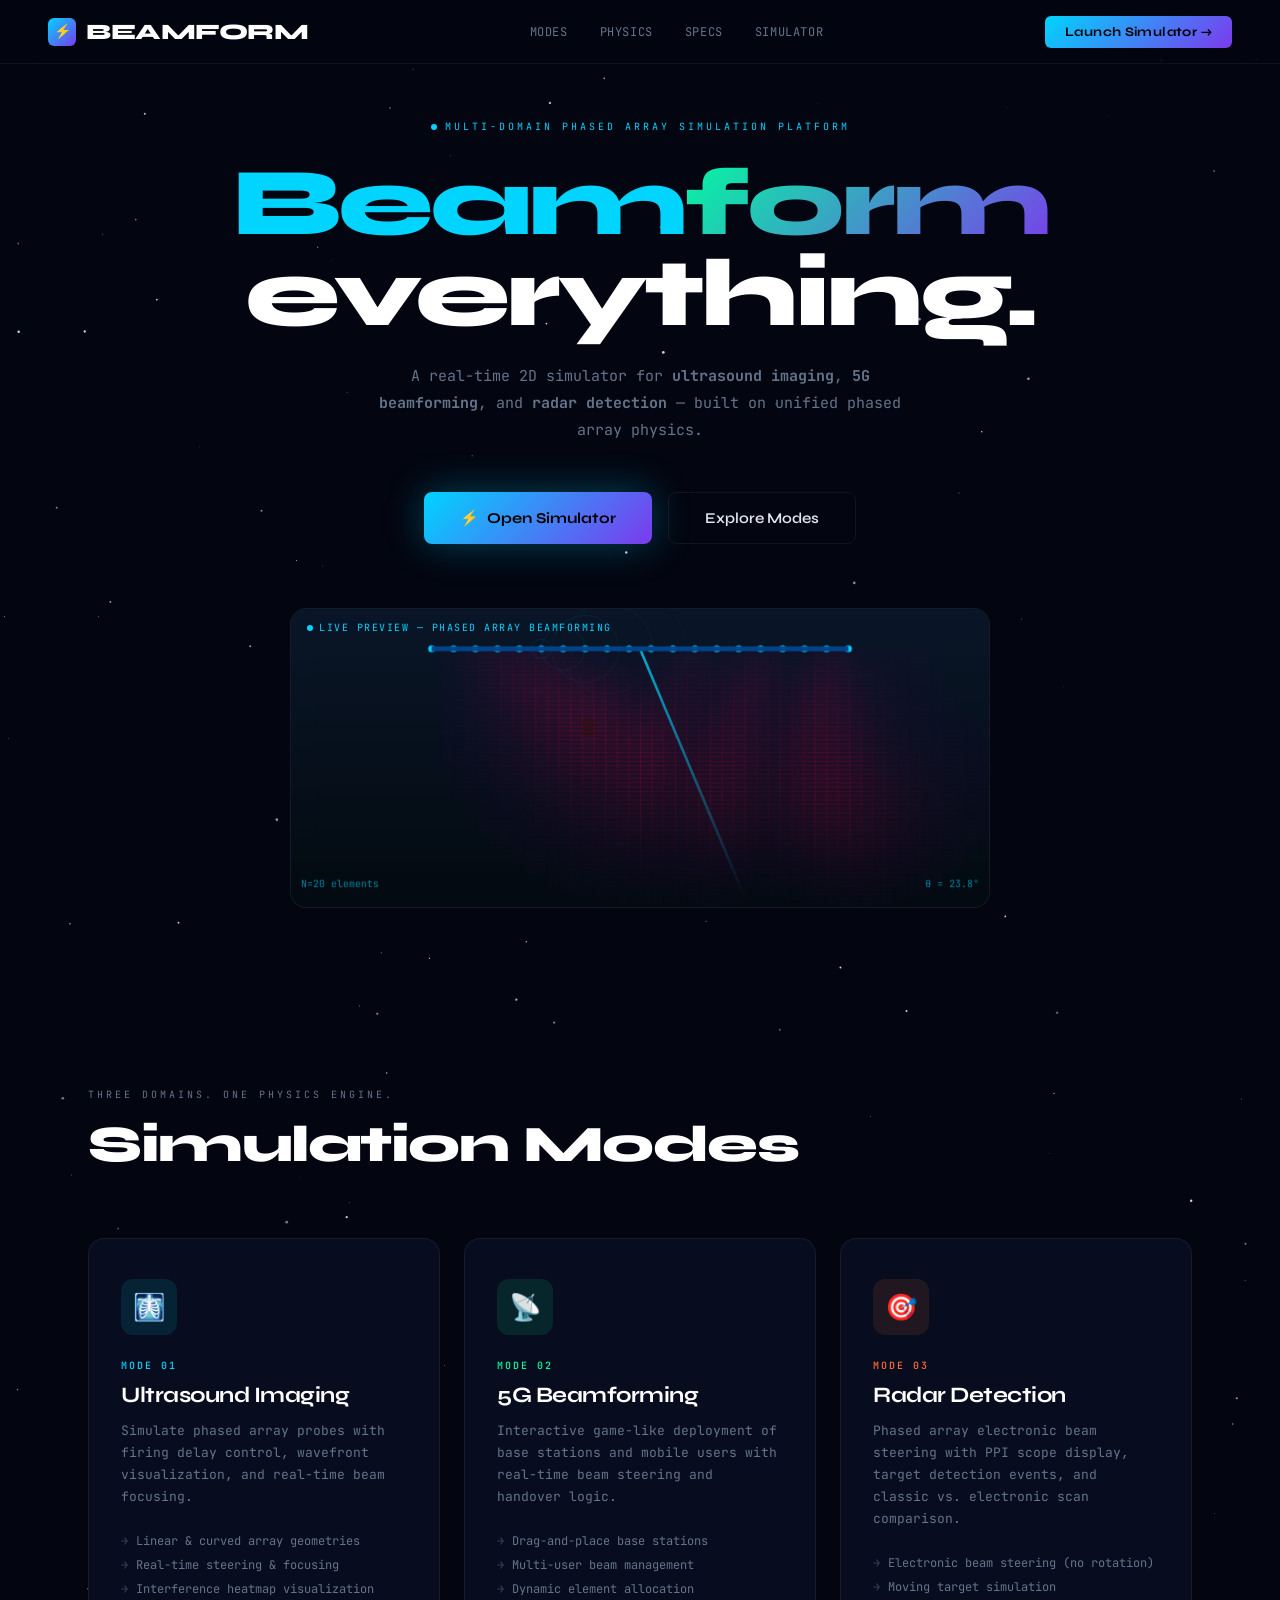
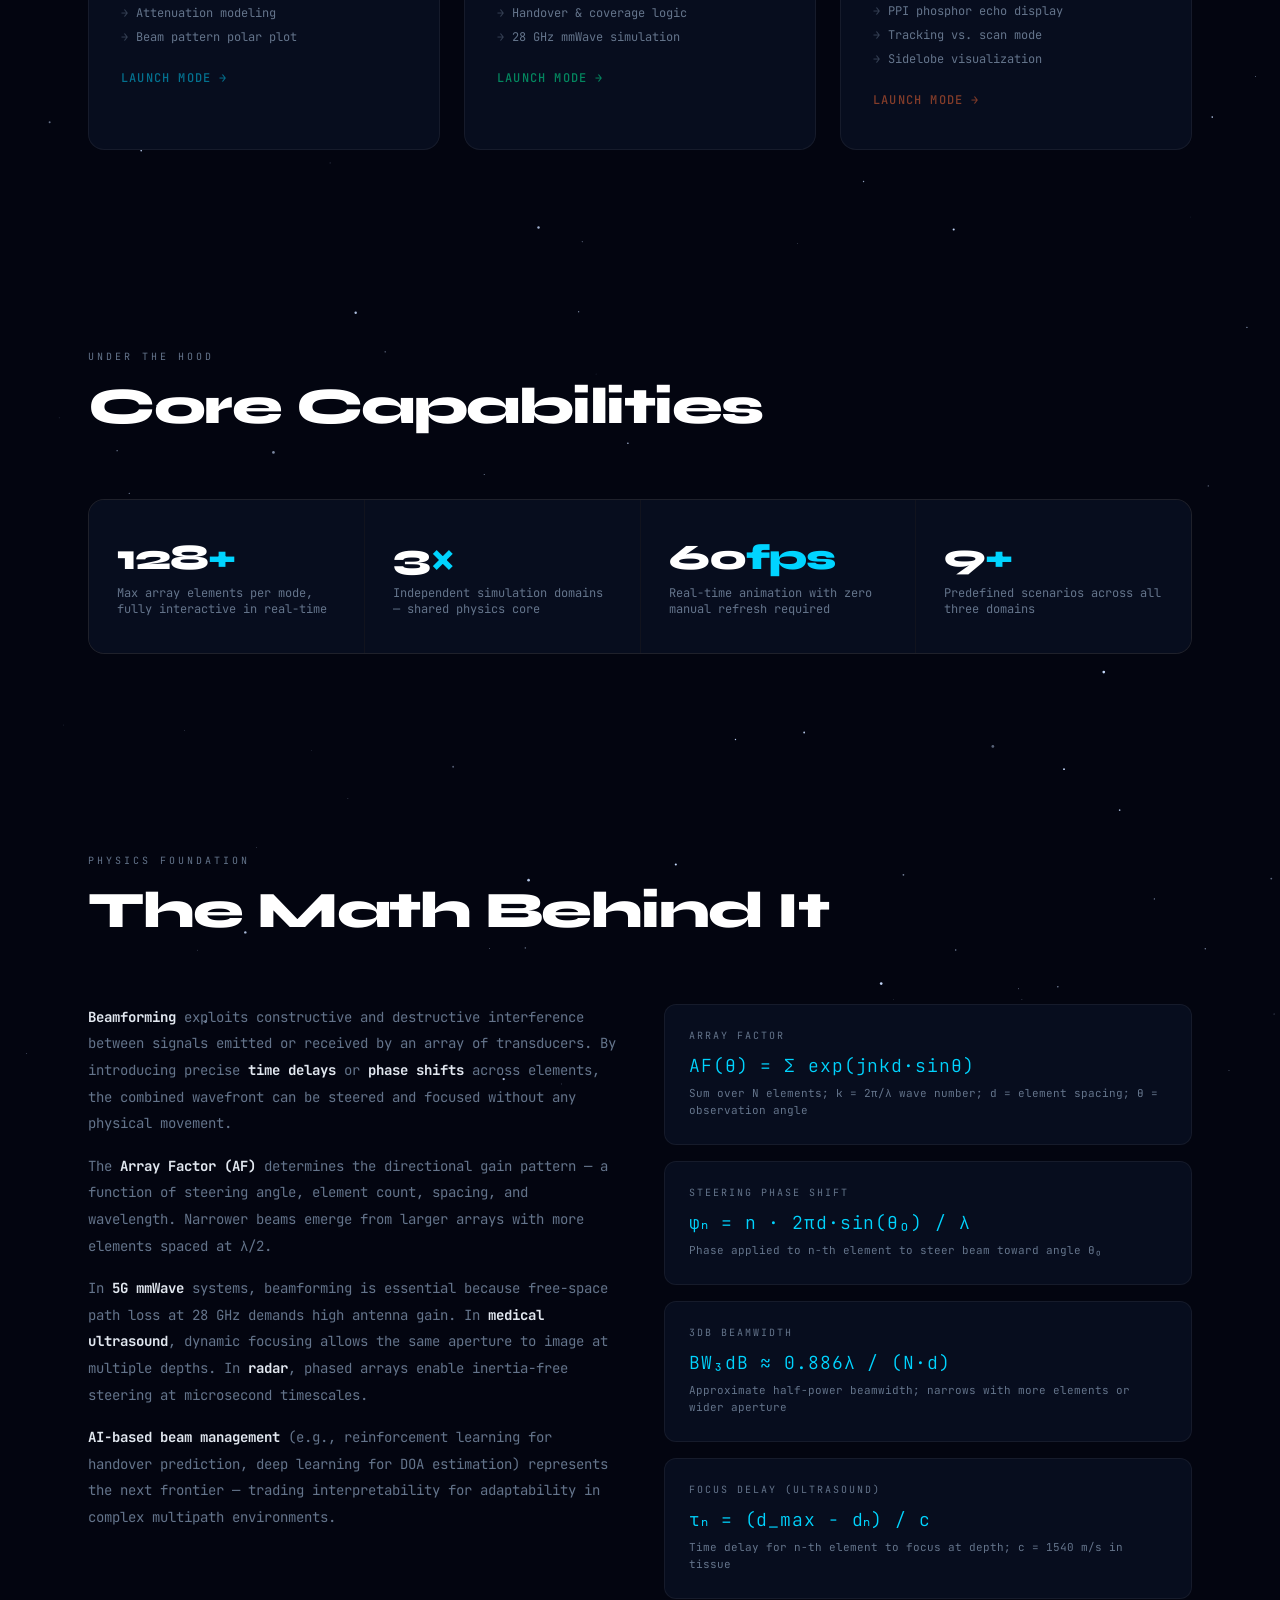
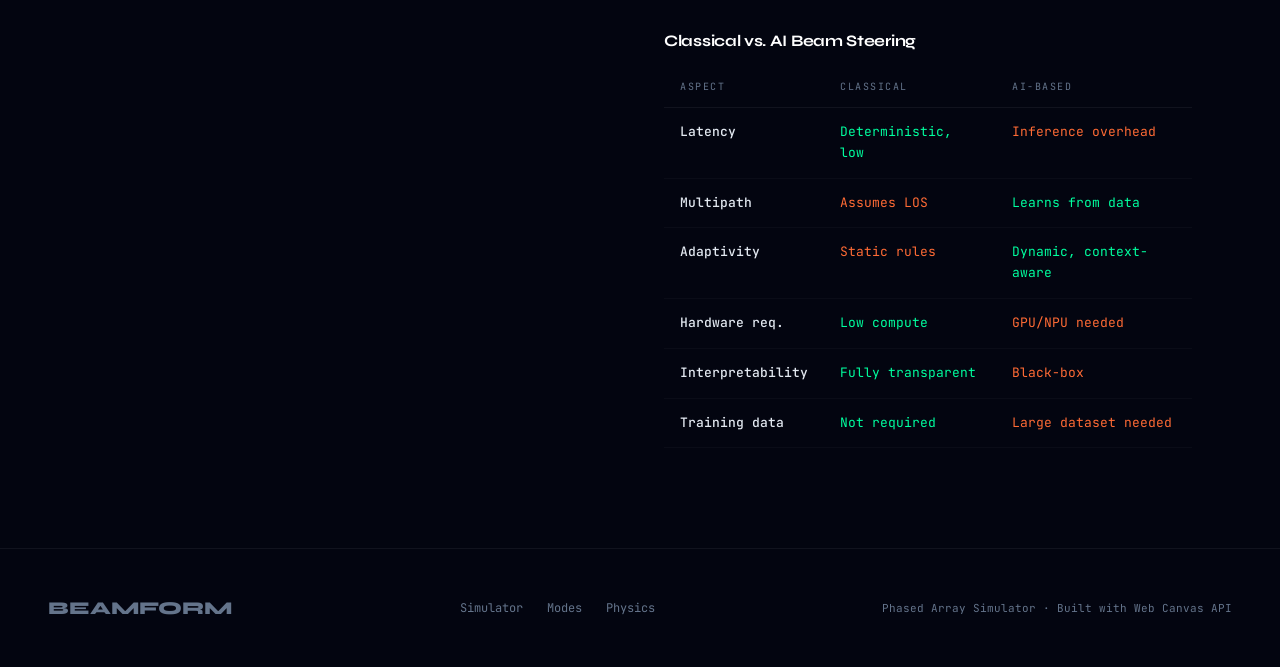
<file: frontend/index.html>
<!DOCTYPE html>
<html lang="en">
<head>
<meta charset="UTF-8">
<meta name="viewport" content="width=device-width, initial-scale=1.0">
<title>BEAMFORM — Multi-Domain Phased Array Simulator</title>
<link rel="preconnect" href="https://fonts.googleapis.com">
<link href="https://fonts.googleapis.com/css2?family=Syne:wght@400;600;700;800&family=JetBrains+Mono:wght@300;400;500&display=swap" rel="stylesheet">
<style>
  :root {
    --bg: #030510;
    --surface: #070d1e;
    --border: rgba(255,255,255,0.06);
    --us-color: #00d4ff;
    --fg-color: #00ff9f;
    --rd-color: #ff6b35;
    --accent: #7c3aed;
    --text: #e2e8f0;
    --muted: #64748b;
    --glow-us: 0 0 40px rgba(0,212,255,0.3);
    --glow-fg: 0 0 40px rgba(0,255,159,0.3);
    --glow-rd: 0 0 40px rgba(255,107,53,0.3);
  }

  *, *::before, *::after { margin: 0; padding: 0; box-sizing: border-box; }

  html { scroll-behavior: smooth; }

  body {
    font-family: 'JetBrains Mono', monospace;
    background: var(--bg);
    color: var(--text);
    overflow-x: hidden;
    min-height: 100vh;
  }

  /* ========== CANVAS STARFIELD ========== */
  #stars-canvas {
    position: fixed;
    inset: 0;
    z-index: 0;
    pointer-events: none;
  }

  /* ========== HEADER ========== */
  .site-header {
    position: fixed;
    top: 0; left: 0; right: 0;
    z-index: 100;
    padding: 0 48px;
    height: 64px;
    display: flex;
    align-items: center;
    justify-content: space-between;
    border-bottom: 1px solid var(--border);
    background: rgba(3,5,16,0.8);
    backdrop-filter: blur(20px);
  }

  .logo {
    font-family: 'Syne', sans-serif;
    font-weight: 800;
    font-size: 22px;
    letter-spacing: -0.5px;
    color: #fff;
    display: flex;
    align-items: center;
    gap: 10px;
  }

  .logo-badge {
    width: 28px; height: 28px;
    border-radius: 6px;
    background: linear-gradient(135deg, var(--us-color), var(--accent));
    display: flex; align-items: center; justify-content: center;
    font-size: 14px;
  }

  nav { display: flex; gap: 32px; }
  nav a {
    color: var(--muted);
    text-decoration: none;
    font-size: 12px;
    letter-spacing: 0.05em;
    text-transform: uppercase;
    transition: color 0.2s;
  }
  nav a:hover { color: #fff; }

  .header-cta {
    background: linear-gradient(135deg, var(--us-color), var(--accent));
    color: #000;
    font-family: 'Syne', sans-serif;
    font-weight: 700;
    font-size: 13px;
    padding: 8px 20px;
    border-radius: 6px;
    text-decoration: none;
    transition: opacity 0.2s, transform 0.15s;
    letter-spacing: 0.03em;
  }
  .header-cta:hover { opacity: 0.9; transform: translateY(-1px); }

  /* ========== HERO ========== */
  .hero {
    position: relative;
    z-index: 1;
    min-height: 100vh;
    display: flex;
    flex-direction: column;
    align-items: center;
    justify-content: center;
    text-align: center;
    padding: 120px 24px 80px;
  }

  .hero-eyebrow {
    font-size: 10px;
    letter-spacing: 0.3em;
    text-transform: uppercase;
    color: var(--us-color);
    margin-bottom: 24px;
    opacity: 0;
    animation: fadeUp 0.6s 0.2s forwards;
    display: flex;
    align-items: center;
    gap: 8px;
  }
  .eyebrow-dot { width: 6px; height: 6px; border-radius: 50%; background: var(--us-color); animation: pulse 1.5s infinite; }

  .hero-title {
    font-family: 'Syne', sans-serif;
    font-weight: 800;
    font-size: clamp(52px, 8vw, 96px);
    line-height: 0.95;
    letter-spacing: -3px;
    color: #fff;
    opacity: 0;
    animation: fadeUp 0.7s 0.3s forwards;
    max-width: 900px;
  }

  .hero-title .word-beam { color: var(--us-color); }
  .hero-title .word-form {
    background: linear-gradient(135deg, var(--fg-color), var(--accent));
    -webkit-background-clip: text;
    -webkit-text-fill-color: transparent;
    background-clip: text;
  }

  .hero-subtitle {
    font-size: 15px;
    color: var(--muted);
    max-width: 560px;
    line-height: 1.8;
    margin-top: 24px;
    opacity: 0;
    animation: fadeUp 0.7s 0.5s forwards;
  }

  .hero-cta-group {
    display: flex;
    gap: 16px;
    margin-top: 48px;
    opacity: 0;
    animation: fadeUp 0.7s 0.7s forwards;
  }

  .btn-primary {
    background: linear-gradient(135deg, var(--us-color), var(--accent));
    color: #000;
    font-family: 'Syne', sans-serif;
    font-weight: 700;
    font-size: 15px;
    padding: 16px 36px;
    border-radius: 8px;
    text-decoration: none;
    transition: all 0.2s;
    display: flex;
    align-items: center;
    gap: 8px;
    box-shadow: var(--glow-us);
  }
  .btn-primary:hover { transform: translateY(-2px); box-shadow: 0 0 60px rgba(0,212,255,0.5); }

  .btn-ghost {
    background: transparent;
    color: var(--text);
    font-family: 'Syne', sans-serif;
    font-weight: 600;
    font-size: 15px;
    padding: 16px 36px;
    border-radius: 8px;
    text-decoration: none;
    border: 1px solid var(--border);
    transition: all 0.2s;
  }
  .btn-ghost:hover { border-color: rgba(255,255,255,0.2); background: rgba(255,255,255,0.03); }

  /* ========== FLOATING HERO VISUAL ========== */
  .hero-visual {
    position: relative;
    width: 100%;
    max-width: 700px;
    margin-top: 64px;
    opacity: 0;
    animation: fadeUp 0.8s 0.9s forwards;
  }

  .hero-canvas-wrap {
    background: var(--surface);
    border: 1px solid var(--border);
    border-radius: 16px;
    overflow: hidden;
    height: 300px;
    position: relative;
  }

  #hero-canvas { width: 100%; height: 100%; display: block; }

  .canvas-label {
    position: absolute;
    top: 12px; left: 16px;
    font-size: 10px;
    letter-spacing: 0.15em;
    color: var(--us-color);
    text-transform: uppercase;
    display: flex;
    align-items: center;
    gap: 6px;
  }
  .canvas-label::before {
    content: '';
    width: 6px; height: 6px;
    border-radius: 50%;
    background: var(--us-color);
    animation: pulse 1s infinite;
  }

  /* ========== FEATURES ========== */
  .section {
    position: relative;
    z-index: 1;
    padding: 100px 48px;
    max-width: 1200px;
    margin: 0 auto;
  }

  .section-label {
    font-size: 10px;
    letter-spacing: 0.3em;
    text-transform: uppercase;
    color: var(--muted);
    margin-bottom: 16px;
  }

  .section-title {
    font-family: 'Syne', sans-serif;
    font-weight: 800;
    font-size: clamp(32px, 4vw, 52px);
    letter-spacing: -1.5px;
    color: #fff;
    margin-bottom: 64px;
    line-height: 1.1;
  }

  .modes-grid {
    display: grid;
    grid-template-columns: repeat(3, 1fr);
    gap: 24px;
  }

  .mode-card {
    background: var(--surface);
    border: 1px solid var(--border);
    border-radius: 16px;
    padding: 40px 32px;
    transition: all 0.3s;
    position: relative;
    overflow: hidden;
    cursor: pointer;
    text-decoration: none;
  }

  .mode-card::before {
    content: '';
    position: absolute;
    inset: 0;
    opacity: 0;
    transition: opacity 0.3s;
  }

  .mode-card.us::before { background: radial-gradient(circle at 50% 0%, rgba(0,212,255,0.08), transparent 70%); }
  .mode-card.fg::before { background: radial-gradient(circle at 50% 0%, rgba(0,255,159,0.08), transparent 70%); }
  .mode-card.rd::before { background: radial-gradient(circle at 50% 0%, rgba(255,107,53,0.08), transparent 70%); }

  .mode-card:hover { transform: translateY(-4px); border-color: rgba(255,255,255,0.12); }
  .mode-card:hover::before { opacity: 1; }
  .mode-card.us:hover { box-shadow: var(--glow-us); }
  .mode-card.fg:hover { box-shadow: var(--glow-fg); }
  .mode-card.rd:hover { box-shadow: var(--glow-rd); }

  .mode-icon {
    width: 56px; height: 56px;
    border-radius: 12px;
    display: flex; align-items: center; justify-content: center;
    font-size: 26px;
    margin-bottom: 24px;
  }
  .us .mode-icon { background: rgba(0,212,255,0.1); }
  .fg .mode-icon { background: rgba(0,255,159,0.1); }
  .rd .mode-icon { background: rgba(255,107,53,0.1); }

  .mode-tag {
    font-size: 10px;
    letter-spacing: 0.2em;
    text-transform: uppercase;
    margin-bottom: 10px;
    font-weight: 500;
  }
  .us .mode-tag { color: var(--us-color); }
  .fg .mode-tag { color: var(--fg-color); }
  .rd .mode-tag { color: var(--rd-color); }

  .mode-name {
    font-family: 'Syne', sans-serif;
    font-weight: 700;
    font-size: 22px;
    color: #fff;
    margin-bottom: 12px;
    letter-spacing: -0.5px;
  }

  .mode-desc {
    font-size: 13px;
    color: var(--muted);
    line-height: 1.7;
    margin-bottom: 24px;
  }

  .mode-features {
    list-style: none;
    display: flex;
    flex-direction: column;
    gap: 6px;
  }
  .mode-features li {
    font-size: 12px;
    color: var(--muted);
    display: flex;
    align-items: flex-start;
    gap: 8px;
    line-height: 1.5;
  }
  .mode-features li::before { content: '→'; opacity: 0.5; flex-shrink: 0; }

  .mode-launch {
    display: inline-flex;
    align-items: center;
    gap: 6px;
    margin-top: 24px;
    font-size: 12px;
    font-weight: 500;
    text-transform: uppercase;
    letter-spacing: 0.1em;
    opacity: 0.5;
    transition: opacity 0.2s;
  }
  .mode-card:hover .mode-launch { opacity: 1; }
  .us .mode-launch { color: var(--us-color); }
  .fg .mode-launch { color: var(--fg-color); }
  .rd .mode-launch { color: var(--rd-color); }

  /* ========== SPECS ========== */
  .specs-grid {
    display: grid;
    grid-template-columns: repeat(4, 1fr);
    gap: 1px;
    background: var(--border);
    border: 1px solid var(--border);
    border-radius: 16px;
    overflow: hidden;
  }

  .spec-cell {
    background: var(--surface);
    padding: 36px 28px;
  }

  .spec-val {
    font-family: 'Syne', sans-serif;
    font-weight: 800;
    font-size: 36px;
    letter-spacing: -1px;
    color: #fff;
    margin-bottom: 6px;
  }

  .spec-val span { color: var(--us-color); }

  .spec-label { font-size: 12px; color: var(--muted); }

  /* ========== SCIENCE SECTION ========== */
  .science-grid {
    display: grid;
    grid-template-columns: 1fr 1fr;
    gap: 48px;
    align-items: start;
  }

  .science-text p {
    font-size: 14px;
    color: var(--muted);
    line-height: 1.9;
    margin-bottom: 16px;
  }

  .science-text strong { color: var(--text); }

  .equation-block {
    background: var(--surface);
    border: 1px solid var(--border);
    border-radius: 12px;
    padding: 24px;
    margin-bottom: 16px;
  }

  .eq-label {
    font-size: 10px;
    letter-spacing: 0.2em;
    text-transform: uppercase;
    color: var(--muted);
    margin-bottom: 12px;
  }

  .eq-formula {
    font-size: 18px;
    color: var(--us-color);
    font-weight: 300;
    letter-spacing: 0.05em;
  }

  .eq-desc { font-size: 11px; color: var(--muted); margin-top: 8px; line-height: 1.6; }

  /* ========== COMPARISON TABLE ========== */
  .comparison-table {
    width: 100%;
    border-collapse: collapse;
    font-size: 13px;
  }
  .comparison-table th {
    text-align: left;
    padding: 14px 16px;
    font-size: 10px;
    letter-spacing: 0.15em;
    text-transform: uppercase;
    color: var(--muted);
    border-bottom: 1px solid var(--border);
    font-weight: 400;
  }
  .comparison-table td {
    padding: 14px 16px;
    border-bottom: 1px solid rgba(255,255,255,0.03);
    color: var(--muted);
    vertical-align: top;
    line-height: 1.6;
  }
  .comparison-table td:first-child { color: var(--text); font-weight: 500; }
  .comparison-table tr:hover td { background: rgba(255,255,255,0.02); }
  .good { color: var(--fg-color) !important; }
  .warn { color: var(--rd-color) !important; }

  /* ========== FOOTER ========== */
  footer {
    position: relative;
    z-index: 1;
    border-top: 1px solid var(--border);
    padding: 48px;
    display: flex;
    align-items: center;
    justify-content: space-between;
  }

  .footer-logo {
    font-family: 'Syne', sans-serif;
    font-weight: 800;
    font-size: 18px;
    color: var(--muted);
  }

  .footer-links { display: flex; gap: 24px; }
  .footer-links a { font-size: 12px; color: var(--muted); text-decoration: none; transition: color 0.2s; }
  .footer-links a:hover { color: #fff; }

  /* ========== ANIMATIONS ========== */
  @keyframes fadeUp {
    from { opacity: 0; transform: translateY(24px); }
    to { opacity: 1; transform: translateY(0); }
  }

  @keyframes pulse {
    0%, 100% { opacity: 1; }
    50% { opacity: 0.4; }
  }

  @keyframes scanRotate {
    from { transform: rotate(0deg); }
    to { transform: rotate(360deg); }
  }

  /* ========== SCROLL REVEALS ========== */
  .reveal {
    opacity: 0;
    transform: translateY(30px);
    transition: opacity 0.6s, transform 0.6s;
  }
  .reveal.visible {
    opacity: 1;
    transform: none;
  }

  /* ========== RESPONSIVE ========== */
  @media (max-width: 900px) {
    .modes-grid { grid-template-columns: 1fr; }
    .specs-grid { grid-template-columns: repeat(2, 1fr); }
    .science-grid { grid-template-columns: 1fr; }
    .site-header { padding: 0 24px; }
    nav { display: none; }
    .section { padding: 60px 24px; }
    footer { flex-direction: column; gap: 24px; }
  }
</style>
</head>
<body>

<canvas id="stars-canvas"></canvas>

<!-- HEADER -->
<header class="site-header">
  <div class="logo">
    <div class="logo-badge">⚡</div>
    BEAMFORM
  </div>
  <nav>
    <a href="#modes">Modes</a>
    <a href="#science">Physics</a>
    <a href="#specs">Specs</a>
    <a href="simulator.html">Simulator</a>
  </nav>
  <a href="simulator.html" class="header-cta">Launch Simulator →</a>
</header>

<!-- HERO -->
<section class="hero">
  <div class="hero-eyebrow">
    <div class="eyebrow-dot"></div>
    Multi-Domain Phased Array Simulation Platform
  </div>
  <h1 class="hero-title">
    <span class="word-beam">Beam</span><span class="word-form">form</span><br>
    everything.
  </h1>
  <p class="hero-subtitle">
    A real-time 2D simulator for <strong>ultrasound imaging</strong>, <strong>5G beamforming</strong>,
    and <strong>radar detection</strong> — built on unified phased array physics.
  </p>
  <div class="hero-cta-group">
    <a href="simulator.html" class="btn-primary">
      <span>⚡</span> Open Simulator
    </a>
    <a href="#modes" class="btn-ghost">Explore Modes</a>
  </div>

  <div class="hero-visual">
    <div class="hero-canvas-wrap">
      <canvas id="hero-canvas"></canvas>
      <div class="canvas-label">Live Preview — Phased Array Beamforming</div>
    </div>
  </div>
</section>

<!-- MODES -->
<section class="section" id="modes">
  <div class="section-label">Three Domains. One Physics Engine.</div>
  <h2 class="section-title reveal">Simulation Modes</h2>

  <div class="modes-grid">
    <a href="simulator.html?mode=ultrasound" class="mode-card us reveal" style="transition-delay:0.1s">
      <div class="mode-icon">🩻</div>
      <div class="mode-tag">Mode 01</div>
      <div class="mode-name">Ultrasound Imaging</div>
      <p class="mode-desc">Simulate phased array probes with firing delay control, wavefront visualization, and real-time beam focusing.</p>
      <ul class="mode-features">
        <li>Linear & curved array geometries</li>
        <li>Real-time steering & focusing</li>
        <li>Interference heatmap visualization</li>
        <li>Attenuation modeling</li>
        <li>Beam pattern polar plot</li>
      </ul>
      <div class="mode-launch">Launch Mode →</div>
    </a>

    <a href="simulator.html?mode=fiveg" class="mode-card fg reveal" style="transition-delay:0.2s">
      <div class="mode-icon">📡</div>
      <div class="mode-tag">Mode 02</div>
      <div class="mode-name">5G Beamforming</div>
      <p class="mode-desc">Interactive game-like deployment of base stations and mobile users with real-time beam steering and handover logic.</p>
      <ul class="mode-features">
        <li>Drag-and-place base stations</li>
        <li>Multi-user beam management</li>
        <li>Dynamic element allocation</li>
        <li>Handover & coverage logic</li>
        <li>28 GHz mmWave simulation</li>
      </ul>
      <div class="mode-launch">Launch Mode →</div>
    </a>

    <a href="simulator.html?mode=radar" class="mode-card rd reveal" style="transition-delay:0.3s">
      <div class="mode-icon">🎯</div>
      <div class="mode-tag">Mode 03</div>
      <div class="mode-name">Radar Detection</div>
      <p class="mode-desc">Phased array electronic beam steering with PPI scope display, target detection events, and classic vs. electronic scan comparison.</p>
      <ul class="mode-features">
        <li>Electronic beam steering (no rotation)</li>
        <li>Moving target simulation</li>
        <li>PPI phosphor echo display</li>
        <li>Tracking vs. scan mode</li>
        <li>Sidelobe visualization</li>
      </ul>
      <div class="mode-launch">Launch Mode →</div>
    </a>
  </div>
</section>

<!-- SPECS -->
<section class="section" id="specs">
  <div class="section-label">Under the Hood</div>
  <h2 class="section-title reveal">Core Capabilities</h2>

  <div class="specs-grid reveal">
    <div class="spec-cell">
      <div class="spec-val">128<span>+</span></div>
      <div class="spec-label">Max array elements per mode, fully interactive in real-time</div>
    </div>
    <div class="spec-cell">
      <div class="spec-val">3<span>×</span></div>
      <div class="spec-label">Independent simulation domains — shared physics core</div>
    </div>
    <div class="spec-cell">
      <div class="spec-val">60<span>fps</span></div>
      <div class="spec-label">Real-time animation with zero manual refresh required</div>
    </div>
    <div class="spec-cell">
      <div class="spec-val">9<span>+</span></div>
      <div class="spec-label">Predefined scenarios across all three domains</div>
    </div>
  </div>
</section>

<!-- SCIENCE -->
<section class="section" id="science">
  <div class="section-label">Physics Foundation</div>
  <h2 class="section-title reveal">The Math Behind It</h2>

  <div class="science-grid">
    <div class="science-text reveal">
      <p>
        <strong>Beamforming</strong> exploits constructive and destructive interference between signals emitted
        or received by an array of transducers. By introducing precise <strong>time delays</strong> or
        <strong>phase shifts</strong> across elements, the combined wavefront can be steered and focused
        without any physical movement.
      </p>
      <p>
        The <strong>Array Factor (AF)</strong> determines the directional gain pattern — a function of
        steering angle, element count, spacing, and wavelength. Narrower beams emerge from larger arrays
        with more elements spaced at λ/2.
      </p>
      <p>
        In <strong>5G mmWave</strong> systems, beamforming is essential because free-space path loss at
        28 GHz demands high antenna gain. In <strong>medical ultrasound</strong>, dynamic focusing allows
        the same aperture to image at multiple depths. In <strong>radar</strong>, phased arrays enable
        inertia-free steering at microsecond timescales.
      </p>
      <p>
        <strong>AI-based beam management</strong> (e.g., reinforcement learning for handover prediction,
        deep learning for DOA estimation) represents the next frontier — trading interpretability
        for adaptability in complex multipath environments.
      </p>
    </div>

    <div class="reveal" style="transition-delay:0.2s">
      <div class="equation-block">
        <div class="eq-label">Array Factor</div>
        <div class="eq-formula">AF(θ) = Σ exp(jnkd·sinθ)</div>
        <div class="eq-desc">Sum over N elements; k = 2π/λ wave number; d = element spacing; θ = observation angle</div>
      </div>

      <div class="equation-block">
        <div class="eq-label">Steering Phase Shift</div>
        <div class="eq-formula">φₙ = n · 2πd·sin(θ₀) / λ</div>
        <div class="eq-desc">Phase applied to n-th element to steer beam toward angle θ₀</div>
      </div>

      <div class="equation-block">
        <div class="eq-label">3dB Beamwidth</div>
        <div class="eq-formula">BW₃dB ≈ 0.886λ / (N·d)</div>
        <div class="eq-desc">Approximate half-power beamwidth; narrows with more elements or wider aperture</div>
      </div>

      <div class="equation-block">
        <div class="eq-label">Focus Delay (Ultrasound)</div>
        <div class="eq-formula">τₙ = (d_max − dₙ) / c</div>
        <div class="eq-desc">Time delay for n-th element to focus at depth; c = 1540 m/s in tissue</div>
      </div>

      <h3 style="font-family:'Syne',sans-serif; font-size:16px; color:#fff; margin:32px 0 16px; letter-spacing:-0.3px;">Classical vs. AI Beam Steering</h3>
      <table class="comparison-table">
        <thead>
          <tr>
            <th>Aspect</th>
            <th>Classical</th>
            <th>AI-Based</th>
          </tr>
        </thead>
        <tbody>
          <tr>
            <td>Latency</td>
            <td class="good">Deterministic, low</td>
            <td class="warn">Inference overhead</td>
          </tr>
          <tr>
            <td>Multipath</td>
            <td class="warn">Assumes LOS</td>
            <td class="good">Learns from data</td>
          </tr>
          <tr>
            <td>Adaptivity</td>
            <td class="warn">Static rules</td>
            <td class="good">Dynamic, context-aware</td>
          </tr>
          <tr>
            <td>Hardware req.</td>
            <td class="good">Low compute</td>
            <td class="warn">GPU/NPU needed</td>
          </tr>
          <tr>
            <td>Interpretability</td>
            <td class="good">Fully transparent</td>
            <td class="warn">Black-box</td>
          </tr>
          <tr>
            <td>Training data</td>
            <td class="good">Not required</td>
            <td class="warn">Large dataset needed</td>
          </tr>
        </tbody>
      </table>
    </div>
  </div>
</section>

<!-- FOOTER -->
<footer>
  <div class="footer-logo">BEAMFORM</div>
  <div class="footer-links">
    <a href="simulator.html">Simulator</a>
    <a href="#modes">Modes</a>
    <a href="#science">Physics</a>
  </div>
  <div style="font-size:11px; color:var(--muted);">
    Phased Array Simulator · Built with Web Canvas API
  </div>
</footer>

<script>
// ========== STARFIELD ==========
const starsCanvas = document.getElementById('stars-canvas');
const sc = starsCanvas.getContext('2d');
let stars = [];

function resizeStars() {
  starsCanvas.width = window.innerWidth;
  starsCanvas.height = window.innerHeight * 3;
  stars = Array.from({ length: 200 }, () => ({
    x: Math.random() * starsCanvas.width,
    y: Math.random() * starsCanvas.height,
    r: Math.random() * 1.2 + 0.2,
    a: Math.random(),
    speed: Math.random() * 0.003 + 0.001
  }));
}

function animateStars(t) {
  sc.clearRect(0, 0, starsCanvas.width, starsCanvas.height);
  stars.forEach(s => {
    s.a = 0.4 + 0.6 * Math.abs(Math.sin(t * s.speed));
    sc.beginPath();
    sc.arc(s.x, s.y, s.r, 0, Math.PI * 2);
    sc.fillStyle = `rgba(200, 220, 255, ${s.a})`;
    sc.fill();
  });
  requestAnimationFrame(animateStars);
}

resizeStars();
window.addEventListener('resize', resizeStars);
requestAnimationFrame(animateStars);

// ========== HERO CANVAS DEMO ==========
const heroCanvas = document.getElementById('hero-canvas');
const hc = heroCanvas.getContext('2d');
let heroTime = 0;

function resizeHero() {
  const rect = heroCanvas.parentElement.getBoundingClientRect();
  heroCanvas.width = rect.width;
  heroCanvas.height = rect.height;
}
resizeHero();
window.addEventListener('resize', resizeHero);

function renderHero(ts) {
  heroTime = ts * 0.001;
  const W = heroCanvas.width, H = heroCanvas.height;
  hc.clearRect(0, 0, W, H);

  // Background
  const bg = hc.createLinearGradient(0, 0, 0, H);
  bg.addColorStop(0, '#0a1628');
  bg.addColorStop(1, '#030a10');
  hc.fillStyle = bg;
  hc.fillRect(0, 0, W, H);

  // Array elements at top center
  const N = 20;
  const spacing = 22;
  const totalW = (N - 1) * spacing;
  const startX = W / 2 - totalW / 2;
  const arrayY = 40;
  const steer = Math.sin(heroTime * 0.3) * 35 * Math.PI / 180;

  // Heatmap
  const res = 60;
  const stepX = W / res, stepY = (H - arrayY) / res;
  const srcX = [], srcY = [];
  for (let i = 0; i < N; i++) {
    srcX.push(startX + i * spacing);
    srcY.push(arrayY);
  }

  for (let j = 0; j < res; j++) {
    for (let i = 0; i < res; i++) {
      const px = i * stepX, py = arrayY + j * stepY;
      let re = 0, im = 0;
      for (let n = 0; n < N; n++) {
        const dx = px - srcX[n], dy = py - srcY[n];
        const dist = Math.sqrt(dx * dx + dy * dy);
        const phase = heroTime * 8 - dist * 0.06 - n * Math.sin(steer) * 1.5;
        const amp = Math.max(0, 1 - dist * 0.003);
        re += amp * Math.cos(phase);
        im += amp * Math.sin(phase);
      }
      const mag = Math.sqrt(re * re + im * im) / N;
      const v = Math.min(1, mag * 1.5);
      if (v > 0.08) {
        let r, g, b;
        if (v < 0.333) { r = Math.floor(v * 3 * 255); g = 0; b = 100; }
        else if (v < 0.666) { r = 255; g = Math.floor((v - 0.333) * 3 * 180); b = 0; }
        else { r = 255; g = 200; b = Math.floor((v - 0.666) * 3 * 255); }
        hc.fillStyle = `rgba(${r},${g},${b},${v * 0.4})`;
        hc.fillRect(i * stepX, arrayY + j * stepY, stepX + 1, stepY + 1);
      }
    }
  }

  // Beam
  const beamEndX = W / 2 + (H - arrayY) * Math.sin(steer);
  const beamEndY = H - 10;
  const beamGrad = hc.createLinearGradient(W / 2, arrayY, beamEndX, beamEndY);
  beamGrad.addColorStop(0, 'rgba(0, 212, 255, 0.8)');
  beamGrad.addColorStop(1, 'rgba(0, 212, 255, 0)');
  hc.beginPath();
  hc.moveTo(W / 2, arrayY);
  hc.lineTo(beamEndX, beamEndY);
  hc.strokeStyle = beamGrad;
  hc.lineWidth = 2.5;
  hc.stroke();

  // Wavefronts
  for (let i = 0; i < N; i++) {
    const ex = srcX[i], ey = srcY[i];
    const baseR = (heroTime * 60 + i * 12) % 200;
    const alpha = Math.max(0, 0.4 - baseR / 200);
    hc.beginPath();
    hc.arc(ex, ey, baseR, 0, Math.PI * 2);
    hc.strokeStyle = `rgba(0, 180, 255, ${alpha * 0.4})`;
    hc.lineWidth = 0.8;
    hc.stroke();
  }

  // Elements
  for (let i = 0; i < N; i++) {
    hc.beginPath();
    hc.arc(srcX[i], arrayY, 3.5, 0, Math.PI * 2);
    hc.fillStyle = '#00ccff';
    hc.fill();
  }

  // Array bar
  hc.beginPath();
  hc.moveTo(srcX[0], arrayY);
  hc.lineTo(srcX[N - 1], arrayY);
  hc.strokeStyle = '#004488';
  hc.lineWidth = 5;
  hc.stroke();

  // Labels
  hc.fillStyle = 'rgba(0,212,255,0.6)';
  hc.font = '10px JetBrains Mono, monospace';
  hc.fillText(`N=${N} elements`, 10, H - 20);
  hc.textAlign = 'right';
  hc.fillText(`θ = ${(steer * 180 / Math.PI).toFixed(1)}°`, W - 10, H - 20);
  hc.textAlign = 'left';

  requestAnimationFrame(renderHero);
}

requestAnimationFrame(renderHero);

// ========== SCROLL REVEALS ==========
const revealEls = document.querySelectorAll('.reveal');
const observer = new IntersectionObserver((entries) => {
  entries.forEach(e => {
    if (e.isIntersecting) { e.target.classList.add('visible'); observer.unobserve(e.target); }
  });
}, { threshold: 0.1 });
revealEls.forEach(el => observer.observe(el));
</script>
</body>
</html>
</file>
